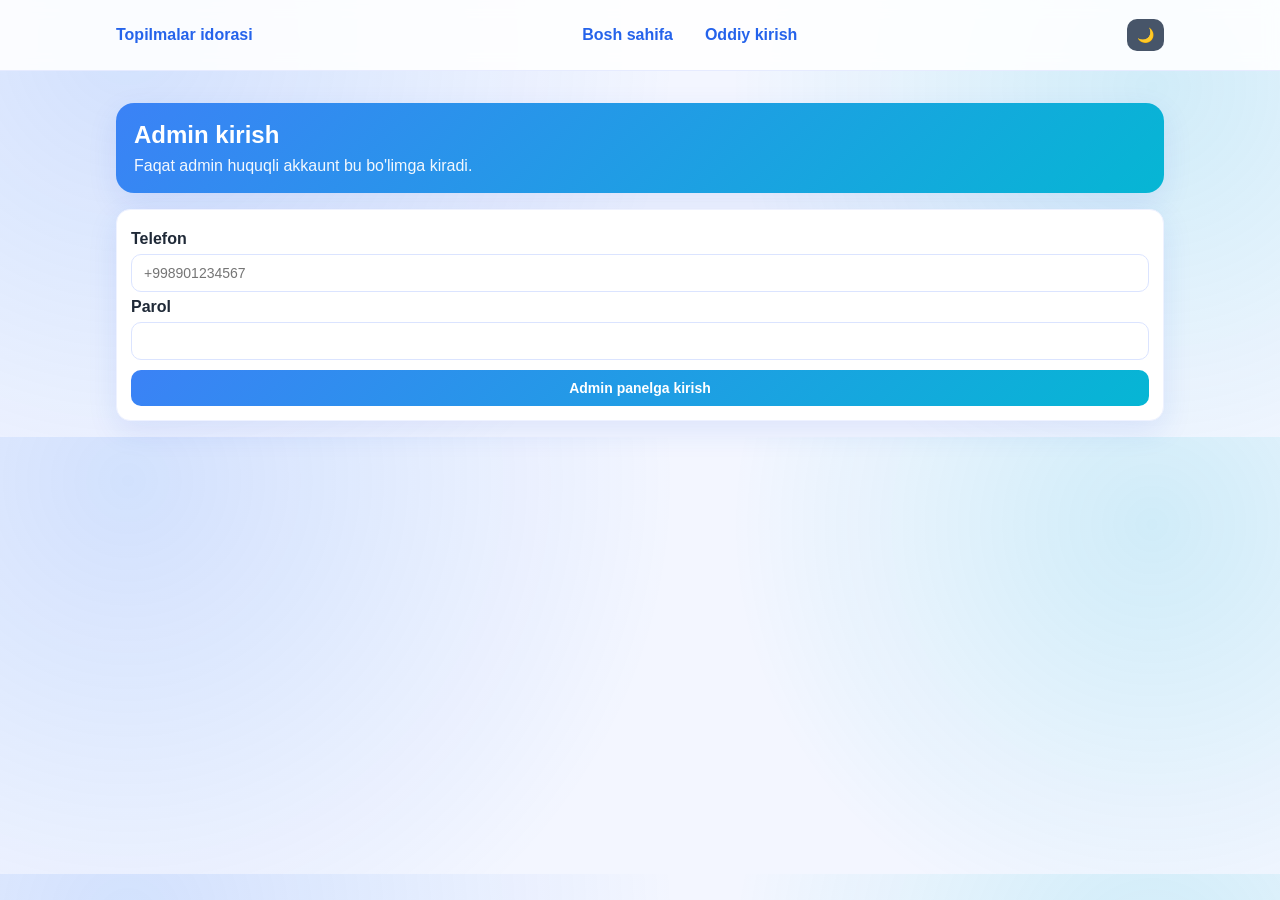
<file: static/admin_login.html>
<!doctype html>
<html lang="en">
<head>
  <meta charset="UTF-8" />
  <meta name="viewport" content="width=device-width, initial-scale=1.0" />
  <title>Admin Login</title>
  <link rel="stylesheet" href="/static/css/styles.css" />
</head>
<body>
  <nav>
    <div class="container nav-wrap">
      <div class="brand">Topilmalar idorasi</div>
      <div class="nav-links">
        <a data-nav="/">Bosh sahifa</a>
        <a data-nav="/auth">Oddiy kirish</a>
      </div>
      <button id="theme-toggle" class="secondary small-btn" type="button">🌙</button>
    </div>
  </nav>

  <main class="container">
    <section class="hero"><h1>Admin kirish</h1><p>Faqat admin huquqli akkaunt bu bo'limga kiradi.</p></section>
    <section class="card">
      <label>Telefon</label><input id="admin-phone" placeholder="+998901234567" />
      <label>Parol</label><input id="admin-password" type="password" />
      <div class="actions"><button id="admin-login-btn">Admin panelga kirish</button></div>
    </section>
  </main>

  <div id="toast" class="toast"></div>
  <script src="/static/js/common.js"></script>
  <script src="/static/js/admin_login.js"></script>
</body>
</html>
</file>
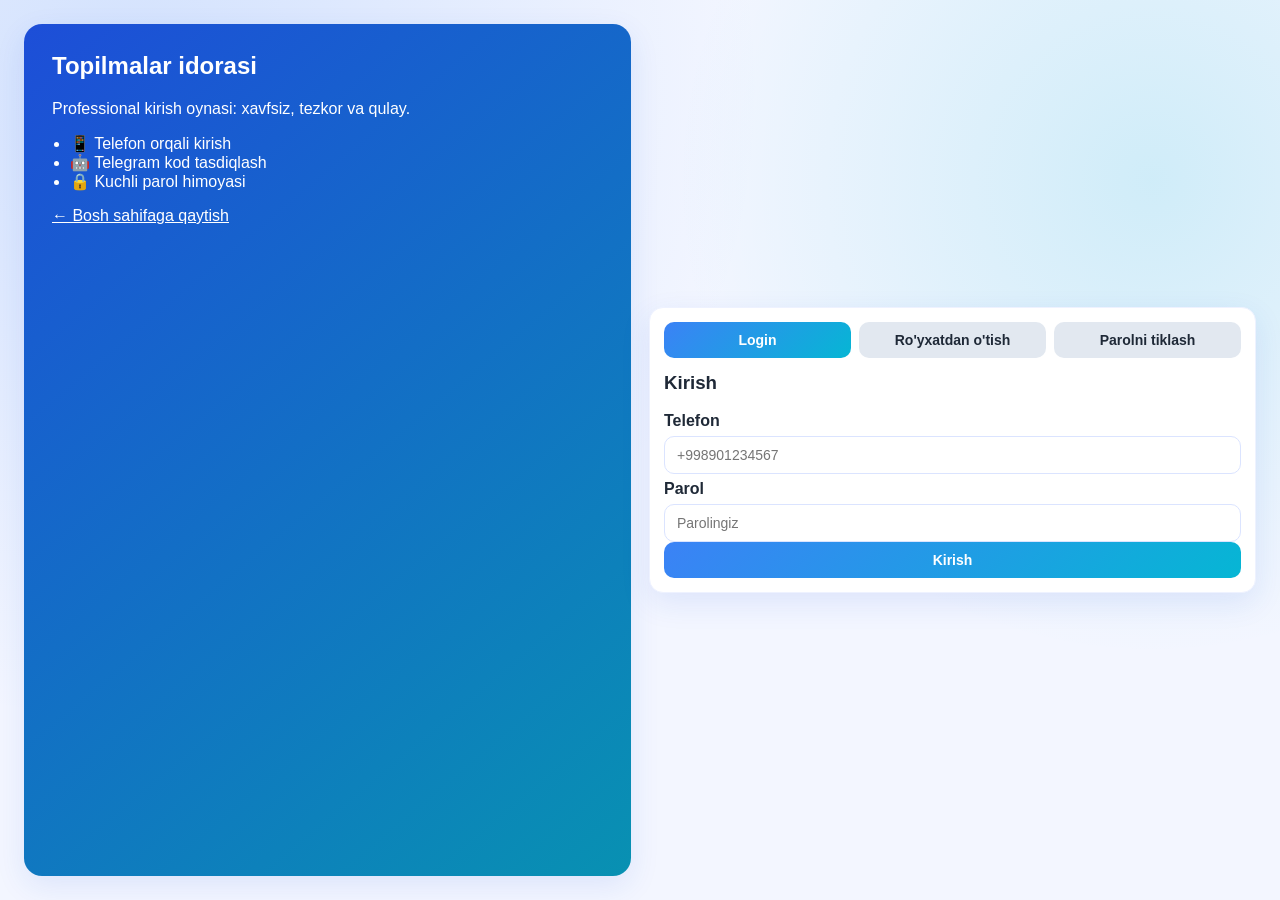
<file: static/auth.html>
<!doctype html>
<html lang="en">
<head>
  <meta charset="UTF-8" />
  <meta name="viewport" content="width=device-width, initial-scale=1.0" />
  <title>Professional Login</title>
  <link rel="stylesheet" href="/static/css/styles.css" />
</head>
<body>
  <main class="auth-shell">
    <section class="auth-brand">
      <h1>Topilmalar idorasi</h1>
      <p>Professional kirish oynasi: xavfsiz, tezkor va qulay.</p>
      <ul>
        <li>📱 Telefon orqali kirish</li>
        <li>🤖 Telegram kod tasdiqlash</li>
        <li>🔒 Kuchli parol himoyasi</li>
      </ul>
      <a class="auth-back" href="/">← Bosh sahifaga qaytish</a>
    </section>

    <section class="auth-panel card">
      <div class="auth-tabs">
        <button class="tab-btn active" data-tab="login">Login</button>
        <button class="tab-btn" data-tab="register">Ro'yxatdan o'tish</button>
        <button class="tab-btn" data-tab="reset">Parolni tiklash</button>
      </div>

      <div class="tab-content" id="tab-login">
        <h3>Kirish</h3>
        <label>Telefon</label>
        <input id="login-phone" placeholder="+998901234567" />
        <label>Parol</label>
        <input id="login-password" type="password" placeholder="Parolingiz" />
        <button id="login-btn">Kirish</button>
      </div>

      <div class="tab-content hidden" id="tab-register">
        <h3>Ro'yxatdan o'tish</h3>
        <label>To'liq ism</label>
        <input id="full-name" placeholder="Ali Valiyev" />
        <label>Telefon</label>
        <input id="reg-phone" placeholder="+998901234567" />
        <label>Telegram ID</label>
        <input id="telegram-id" placeholder="123456789" />
        <div class="actions">
          <button id="send-code">Kod yuborish</button>
        </div>
        <label>Tasdiqlash kodi</label>
        <input id="verify-code" placeholder="6 xonali kod" />
        <label>Yangi parol</label>
        <input id="set-password" type="password" placeholder="Parol yarating" />
        <button id="verify-and-save">Tasdiqlash va saqlash</button>
      </div>

      <div class="tab-content hidden" id="tab-reset">
        <h3>Parolni tiklash</h3>
        <label>Telefon</label>
        <input id="reset-phone" placeholder="+998901234567" />
        <label>Telegram ID</label>
        <input id="reset-telegram" placeholder="123456789" />
        <div class="actions">
          <button class="secondary" id="forgot-send">Tiklash kodi yuborish</button>
        </div>
        <label>Kod</label>
        <input id="reset-code" placeholder="6 xonali kod" />
        <label>Yangi parol</label>
        <input id="reset-pass" type="password" placeholder="Yangi parol" />
        <button class="secondary" id="reset-btn">Parolni yangilash</button>
      </div>
    </section>
  </main>

  <div id="toast" class="toast"></div>
  <script src="/static/js/common.js"></script>
  <script src="/static/js/auth.js"></script>
</body>
</html>
</file>
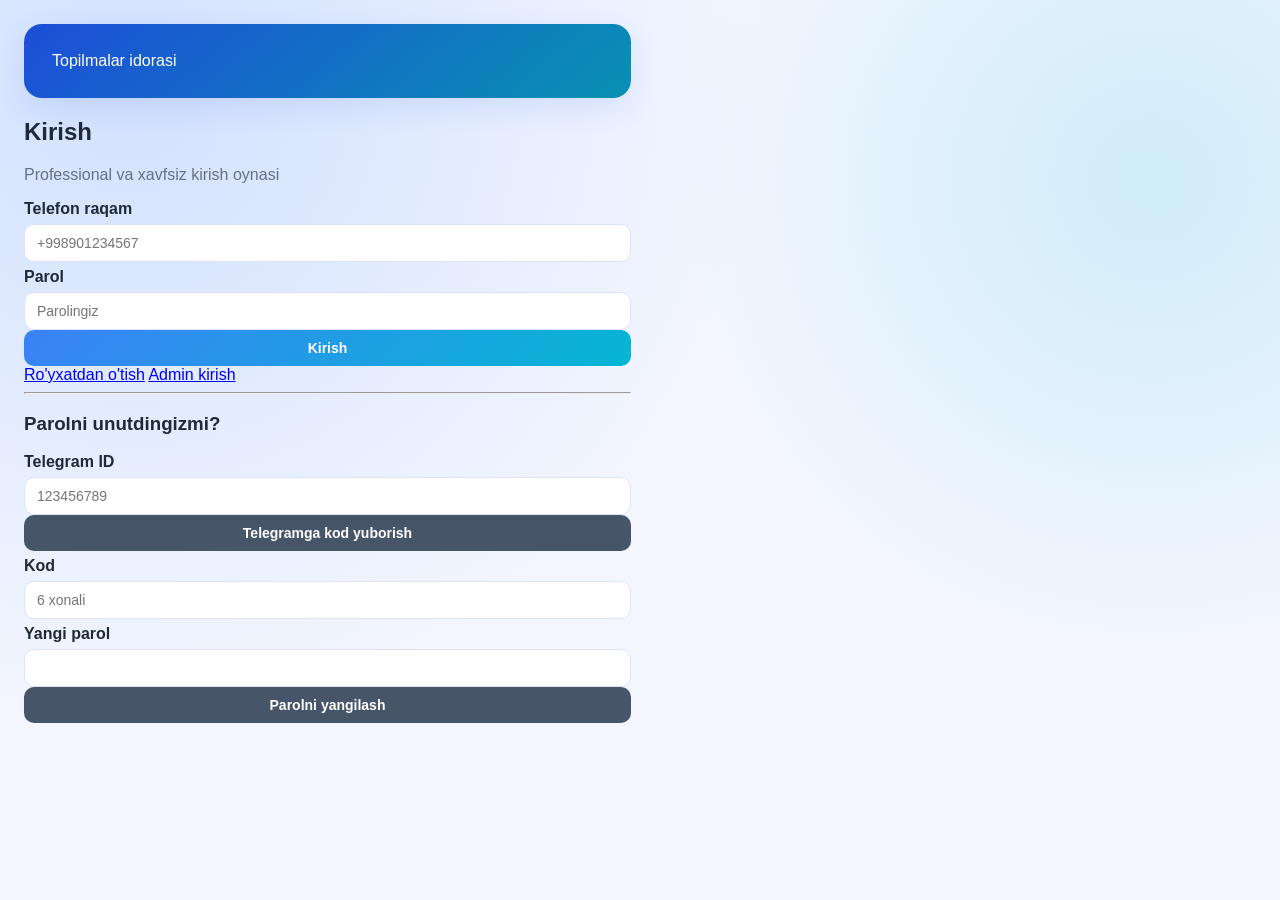
<file: static/login.html>
<!doctype html>
<html lang="en">
<head>
  <meta charset="UTF-8" />
  <meta name="viewport" content="width=device-width, initial-scale=1.0" />
  <title>Login</title>
  <link rel="stylesheet" href="/static/css/styles.css" />
</head>
<body>
  <main class="auth-shell">
    <section class="auth-window">
      <div class="auth-brand">Topilmalar idorasi</div>
      <h1>Kirish</h1>
      <p class="muted">Professional va xavfsiz kirish oynasi</p>

      <label for="login-phone">Telefon raqam</label>
      <input id="login-phone" placeholder="+998901234567" />

      <label for="login-password">Parol</label>
      <input id="login-password" type="password" placeholder="Parolingiz" />

      <button id="login-btn">Kirish</button>

      <div class="auth-links">
        <a href="/auth">Ro'yxatdan o'tish</a>
        <a href="/admin/login">Admin kirish</a>
      </div>

      <hr />
      <h3>Parolni unutdingizmi?</h3>
      <label for="fp-telegram">Telegram ID</label>
      <input id="fp-telegram" placeholder="123456789" />
      <button id="fp-send" class="secondary">Telegramga kod yuborish</button>
      <label for="fp-code">Kod</label>
      <input id="fp-code" placeholder="6 xonali" />
      <label for="fp-pass">Yangi parol</label>
      <input id="fp-pass" type="password" />
      <button id="fp-reset" class="secondary">Parolni yangilash</button>
    </section>
  </main>

  <div id="toast" class="toast"></div>
  <script src="/static/js/common.js"></script>
  <script src="/static/js/login.js"></script>
</body>
</html>
</file>
<file: static/css/styles.css>
:root {
  --bg: #f3f6ff;
  --surface: #ffffff;
  --surface-soft: #f8faff;
  --text: #1f2937;
  --muted: #667085;
  --primary: #3b82f6;
  --primary-dark: #2563eb;
  --danger: #dc2626;
  --success: #16a34a;
  --warning: #f59e0b;
  --shadow: 0 10px 30px rgba(29, 78, 216, 0.10);
  --radius: 14px;
}

body.dark {
  --bg: #0b1220;
  --surface: #121a2b;
  --surface-soft: #162135;
  --text: #e6edf8;
  --muted: #9fb0cf;
  --shadow: 0 10px 30px rgba(0, 0, 0, 0.4);
}

* { box-sizing: border-box; }
html, body { margin: 0; padding: 0; }
body {
  font-family: Inter, Arial, sans-serif;
  color: var(--text);
  background:
    radial-gradient(circle at 10% 10%, rgba(59,130,246,.18) 0%, transparent 45%),
    radial-gradient(circle at 90% 20%, rgba(6,182,212,.15) 0%, transparent 35%),
    var(--bg);
}

.container { width: min(1080px, 92vw); margin: 0 auto; padding: 16px; }

nav {
  position: sticky;
  top: 0;
  z-index: 30;
  backdrop-filter: blur(8px);
  background: color-mix(in srgb, var(--surface) 88%, transparent);
  border-bottom: 1px solid #e6ebff;
}
.nav-wrap { display: flex; align-items: center; gap: 10px; justify-content: space-between; }
.nav-links { display: flex; flex-wrap: wrap; gap: 8px; }
.brand { font-weight: 800; color: var(--primary-dark); }

nav a {
  text-decoration: none;
  font-weight: 600;
  color: var(--primary-dark);
  padding: 10px 12px;
  border-radius: 10px;
  transition: all .2s ease;
}
nav a:hover { background: #eef4ff; transform: translateY(-1px); }

.hero {
  background: linear-gradient(135deg, #3b82f6, #06b6d4);
  color: #fff;
  border-radius: 18px;
  padding: 18px;
  box-shadow: var(--shadow);
  margin: 16px 0;
}
.hero h1 { margin: 0 0 8px; }
.hero p { margin: 0; opacity: .94; }

.stats-grid {
  margin-top: 12px;
  display: grid;
  grid-template-columns: repeat(3, 1fr);
  gap: 8px;
}
.metric {
  background: rgba(255, 255, 255, .2);
  border: 1px solid rgba(255, 255, 255, .3);
  border-radius: 12px;
  padding: 10px;
}
.metric span { display: block; font-size: 22px; font-weight: 800; }
.metric small { opacity: .9; }

.card {
  background: var(--surface);
  border-radius: var(--radius);
  padding: 14px;
  box-shadow: var(--shadow);
  border: 1px solid #eef2ff;
}

.row {
  display: grid;
  grid-template-columns: 1fr 1fr;
  gap: 10px;
}

.controls .row {
  display: grid;
  grid-template-columns: 1.2fr 1fr 1fr 1fr;
  gap: 10px;
}

label { display: block; font-weight: 600; margin: 6px 0; }
input, textarea, select, button {
  width: 100%;
  border: 1px solid #dbe4ff;
  border-radius: 10px;
  padding: 10px 12px;
  font-size: 14px;
  background: var(--surface);
  color: var(--text);
}
textarea { min-height: 110px; resize: vertical; }

button {
  border: none;
  color: #fff;
  background: linear-gradient(135deg, var(--primary), #06b6d4);
  cursor: pointer;
  font-weight: 600;
  transition: transform .15s ease;
}
button:hover { transform: translateY(-1px); }
button.secondary { background: #475569; }
button.danger { background: var(--danger); }
.small-btn { width: auto; padding: 8px 10px; }

.stats { display: flex; gap: 8px; flex-wrap: wrap; margin: 10px 0; }
.badge {
  display: inline-flex; align-items: center; gap: 6px; padding: 6px 10px;
  border-radius: 999px; background: #eef4ff; color: #1d4ed8;
  font-weight: 600; font-size: 12px;
}
.badge.pending { background: #fff7ed; color: #b45309; }
.badge.approved { background: #ecfdf3; color: #15803d; }
.badge.lost { background: #fee2e2; color: #991b1b; }
.badge.found { background: #dcfce7; color: #166534; }

.item-card {
  background: var(--surface);
  border-radius: var(--radius);
  border: 1px solid #edf2ff;
  box-shadow: var(--shadow);
  padding: 14px;
  margin: 10px 0;
  transition: transform .2s ease;
}
.item-card:hover { transform: translateY(-3px); }
.item-card h3 { margin: 0 0 8px; }
.meta { color: var(--muted); font-size: 13px; margin-bottom: 8px; }
.actions { display: flex; gap: 8px; flex-wrap: wrap; margin-top: 10px; }

.error { color: var(--danger); margin-top: 8px; font-weight: 600; }
.success { color: var(--success); margin-top: 8px; font-weight: 600; }
.muted { color: var(--muted); }

.type-options { display: flex; gap: 14px; margin-bottom: 8px; }
.type-options label { display: inline-flex; align-items: center; gap: 6px; font-weight: 500; }
.type-options input { width: auto; }
.inline-help { font-size: 12px; color: var(--muted); margin-top: 4px; }

.chips { display: flex; gap: 8px; flex-wrap: wrap; margin-top: 10px; }
.chip {
  width: auto;
  border: 1px solid #c9d8ff;
  background: var(--surface-soft);
  color: var(--primary-dark);
  border-radius: 999px;
  padding: 6px 10px;
  font-size: 12px;
}

.item-modal {
  border: none;
  border-radius: 16px;
  width: min(580px, 92vw);
  padding: 0;
  background: var(--surface);
  color: var(--text);
}
.item-modal::backdrop { background: rgba(0,0,0,.45); }
.item-modal-body { padding: 16px; }

.toast {
  position: fixed;
  right: 16px;
  bottom: 16px;
  background: #111827;
  color: #fff;
  padding: 10px 12px;
  border-radius: 10px;
  opacity: 0;
  pointer-events: none;
  transform: translateY(6px);
  transition: .2s ease;
}
.toast.show { opacity: 1; transform: translateY(0); }

@media (max-width: 860px) {
  .controls .row { grid-template-columns: 1fr 1fr; }
}
@media (max-width: 760px) {
  .row, .controls .row, .stats-grid { grid-template-columns: 1fr; }
  .nav-wrap { align-items: flex-start; flex-direction: column; }
}


.active-link { background: #e8f0ff; }

.pager {
  display: flex;
  justify-content: center;
  align-items: center;
  gap: 10px;
  margin: 12px 0 4px;
}
.pager button { width: auto; }

.footer {
  margin-top: 18px;
  color: var(--muted);
  text-align: center;
  font-size: 12px;
}

.hint-box {
  border: 1px dashed #bfd1ff;
  background: var(--surface-soft);
  border-radius: 10px;
  padding: 10px;
  margin-top: 8px;
  color: var(--muted);
  font-size: 12px;
}


.auth-shell {
  min-height: 100vh;
  display: grid;
  grid-template-columns: 1fr 1fr;
  gap: 18px;
  padding: 24px;
}
.auth-brand {
  background: linear-gradient(140deg, #1d4ed8, #0891b2);
  color: white;
  border-radius: 18px;
  padding: 28px;
  box-shadow: var(--shadow);
}
.auth-brand h1 { margin-top: 0; }
.auth-brand ul { padding-left: 18px; }
.auth-back { color: #fff; text-decoration: underline; }

.auth-panel { align-self: center; }
.auth-tabs {
  display: grid;
  grid-template-columns: repeat(3, 1fr);
  gap: 8px;
  margin-bottom: 14px;
}
.tab-btn { background: #e2e8f0; color: #1f2937; }
.tab-btn.active { background: linear-gradient(135deg, var(--primary), #06b6d4); color: #fff; }
.hidden { display: none; }
.tab-content h3 { margin-top: 0; }

@media (max-width: 960px) {
  .auth-shell { grid-template-columns: 1fr; }
}
</file>
